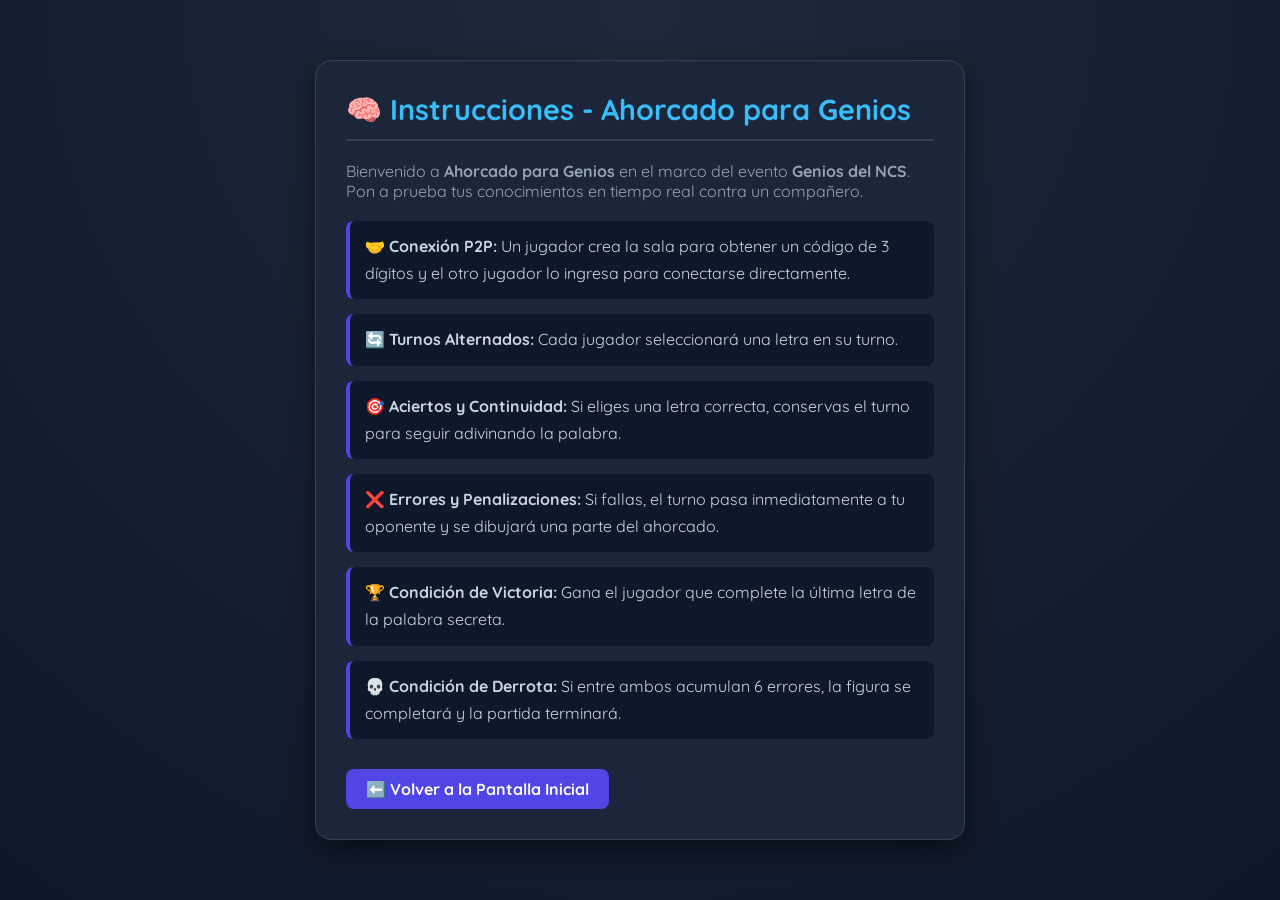
<file: instrucciones.html>
<!DOCTYPE html>
<html lang="es">
<head>
    <meta charset="UTF-8">
    <meta name="viewport" content="width=device-width, initial-scale=1.0">
    <title>Instrucciones - Ahorcado para Genios</title>
    <link rel="stylesheet" href="style.css">
    <style>
        body {
            background-color: var(--bg-color, #0f172a);
            color: var(--text-main, #f8fafc);
            padding: 20px;
            display: flex;
            justify-content: center;
            align-items: center;
            min-height: 100vh;
        }
        .instructions-container {
            max-width: 650px;
            width: 100%;
            background: var(--card-bg, #1e293b);
            padding: 30px;
            border-radius: 16px;
            border: 1px solid var(--border-color, #334155);
            box-shadow: 0 10px 25px rgba(0,0,0,0.5);
        }
        .instructions-container h1 {
            color: #38bdf8;
            border-bottom: 2px solid #334155;
            padding-bottom: 12px;
            margin-bottom: 20px;
            font-size: 1.8rem;
        }
        .instructions-container ul {
            text-align: left;
            line-height: 1.7;
            color: #cbd5e1;
            font-size: 1rem;
            list-style-type: none;
            padding-left: 0;
        }
        .instructions-container li {
            margin-bottom: 15px;
            background: #0f172a;
            padding: 12px 15px;
            border-radius: 8px;
            border-left: 4px solid #4f46e5;
        }
        .btn-back {
            display: inline-block;
            margin-top: 15px;
            padding: 10px 20px;
            background-color: #4f46e5;
            color: white;
            text-decoration: none;
            border-radius: 8px;
            font-weight: bold;
            transition: background 0.2s;
        }
        .btn-back:hover {
            background-color: #4338ca;
        }
    </style>
</head>
<body>

    <div class="instructions-container">
        <h1>🧠 Instrucciones - Ahorcado para Genios</h1>
        
        <p style="margin-bottom: 20px; color: #94a3b8;">
            Bienvenido a <strong>Ahorcado para Genios</strong> en el marco del evento <strong>Genios del NCS</strong>. Pon a prueba tus conocimientos en tiempo real contra un compañero.
        </p>

        <ul>
            <li>
                <strong>🤝 Conexión P2P:</strong> Un jugador crea la sala para obtener un código de 3 dígitos y el otro jugador lo ingresa para conectarse directamente.
            </li>
            <li>
                <strong>🔄 Turnos Alternados:</strong> Cada jugador seleccionará una letra en su turno.
            </li>
            <li>
                <strong>🎯 Aciertos y Continuidad:</strong> Si eliges una letra correcta, conservas el turno para seguir adivinando la palabra.
            </li>
            <li>
                <strong>❌ Errores y Penalizaciones:</strong> Si fallas, el turno pasa inmediatamente a tu oponente y se dibujará una parte del ahorcado.
            </li>
            <li>
                <strong>🏆 Condición de Victoria:</strong> Gana el jugador que complete la última letra de la palabra secreta.
            </li>
            <li>
                <strong>💀 Condición de Derrota:</strong> Si entre ambos acumulan 6 errores, la figura se completará y la partida terminará.
            </li>
        </ul>

        <a href="index.html" class="btn-back">⬅️ Volver a la Pantalla Inicial</a>
    </div>

</body>
</html>
</file>
<file: style.css>
/* Archivo: style.css - Estilo Talent Show I.E. Narciso Cabal Salcedo */
@import url('https://fonts.googleapis.com/css2?family=Fredoka:wght@500;600;700&family=Quicksand:wght@600;700&display=swap');

:root {
    --bg-color: #0d1b2a;
    --card-bg: #1b263b;
    --primary-color: #f59e0b;
    --primary-hover: #d97706;
    --success-color: #10b981;
    --text-main: #f8fafc;
    --text-sub: #cbd5e1;
    --border-color: #334155;
    --bee-yellow: #facc15;
    --accent-green: #22c55e;
}

* {
    box-sizing: border-box;
    margin: 0;
    padding: 0;
    font-family: 'Quicksand', 'Segoe UI', Tahoma, sans-serif;
}

body {
    background: radial-gradient(circle at top, #1e293b 0%, #0f172a 100%);
    color: var(--text-main);
    min-height: 100vh;
    display: flex;
    justify-content: center;
    align-items: center;
    padding: 15px;
}

.game-container {
    width: 100%;
    max-width: 800px;
    display: flex;
    flex-direction: column;
    gap: 15px;
}

/* Identidad Escolar y Evento */
.school-identity {
    display: flex;
    flex-direction: column;
    align-items: center;
    gap: 4px;
    margin-bottom: 6px;
}

.school-name {
    font-family: 'Fredoka', sans-serif;
    font-size: 0.95rem;
    font-weight: 700;
    color: var(--text-sub);
    letter-spacing: 1.5px;
    text-transform: uppercase;
}

.event-badge {
    background: linear-gradient(90deg, #f59e0b, #eab308);
    color: #0f172a;
    font-family: 'Fredoka', sans-serif;
    font-size: 0.8rem;
    font-weight: 700;
    padding: 3px 12px;
    border-radius: 20px;
    box-shadow: 0 2px 6px rgba(245, 158, 11, 0.4);
    letter-spacing: 1px;
}

/* Barra Superior */
.header-bar {
    text-align: center;
    background: linear-gradient(135deg, #1e293b 0%, #0f172a 100%);
    padding: 20px;
    padding-right: 90px;
    border-radius: 18px;
    border: 2px solid var(--bee-yellow);
    box-shadow: 0 8px 20px rgba(0,0,0,0.4);
    position: relative;
    overflow: hidden;
}

.header-bar::after {
    content: "";
    position: absolute;
    right: 15px;
    top: 50%;
    transform: translateY(-50%);
    width: 75px;
    height: 75px;
    background: url('bee.png') no-repeat center center/contain;
    filter: drop-shadow(0 4px 6px rgba(0,0,0,0.4));
}

.header-bar h1 {
    font-family: 'Fredoka', sans-serif;
    color: var(--bee-yellow);
    font-size: 1.9rem;
    letter-spacing: 1px;
    text-shadow: 0 2px 4px rgba(0,0,0,0.5);
}

.status-bar {
    margin-top: 8px;
    font-size: 1rem;
    color: #38bdf8;
    font-weight: 700;
}

/* Tarjetas de Contenido */
.card {
    background: var(--card-bg);
    padding: 20px;
    border-radius: 16px;
    border: 1px solid var(--border-color);
    box-shadow: 0 6px 16px rgba(0,0,0,0.3);
    text-align: center;
}

.hint-card h2 {
    font-size: 1.1rem;
    color: var(--text-sub);
    margin-bottom: 10px;
}

.math-container {
    font-size: 1.4rem;
    padding: 12px;
    background: #0f172a;
    border-radius: 10px;
    border: 1px solid var(--border-color);
    min-height: 50px;
    display: flex;
    justify-content: center;
    align-items: center;
    color: var(--bee-yellow);
}

/* Casillas de la Palabra */
.word-display {
    display: flex;
    justify-content: center;
    gap: 12px;
    flex-wrap: wrap;
    min-height: 65px;
    align-items: center;
}

.letter-box {
    width: 48px;
    height: 58px;
    background: #0f172a;
    border: 2px solid var(--border-color);
    border-bottom: 5px solid var(--bee-yellow);
    border-radius: 10px;
    font-family: 'Fredoka', sans-serif;
    font-size: 2rem;
    font-weight: bold;
    color: #ffffff;
    display: flex;
    justify-content: center;
    align-items: center;
    text-transform: uppercase;
    box-shadow: 0 4px 8px rgba(0,0,0,0.3);
}

/* Teclado Virtual */
.keyboard-grid {
    display: grid;
    grid-template-columns: repeat(auto-fit, minmax(42px, 1fr));
    gap: 8px;
    max-width: 680px;
    margin: 0 auto;
}

.key-btn {
    padding: 12px 0;
    font-family: 'Fredoka', sans-serif;
    font-size: 1.2rem;
    font-weight: 600;
    background: #334155;
    color: var(--text-main);
    border: none;
    border-radius: 8px;
    cursor: pointer;
    box-shadow: 0 4px 0 #1e293b;
    transition: all 0.15s ease;
}

.key-btn:hover:not(:disabled) {
    background: var(--bee-yellow);
    color: #0f172a;
    transform: translateY(-2px);
    box-shadow: 0 6px 0 #d97706;
}

.key-btn:active:not(:disabled) {
    transform: translateY(2px);
    box-shadow: none;
}

.key-btn:disabled {
    opacity: 0.25;
    background: #1e293b;
    box-shadow: none;
    cursor: not-allowed;
}

/* Contenedor del Canvas */
.canvas-container {
    display: flex;
    justify-content: center;
    align-items: center;
    margin: 10px auto;
    width: 100%;
}

#hangman-canvas {
    background-color: #ffffff;
    border: 3px solid var(--bee-yellow);
    border-radius: 16px;
    box-shadow: 0 8px 16px rgba(0,0,0,0.4);
}

/* --- MODAL Y LOBBY --- */
.modal {
    position: fixed;
    top: 0;
    left: 0;
    width: 100%;
    height: 100%;
    background-color: rgba(13, 27, 42, 0.92);
    backdrop-filter: blur(5px);
    display: flex;
    justify-content: center;
    align-items: center;
    z-index: 1000;
}

.modal.modal-hidden,
.modal-hidden,
.hidden {
    display: none !important;
}

.modal-content {
    background: #ffffff;
    color: #0f172a;
    width: 90%;
    max-width: 520px;
    padding: 30px;
    border-radius: 24px;
    border: 4px solid var(--bee-yellow);
    box-shadow: 0 20px 40px rgba(0,0,0,0.6);
    position: relative;
}

.modal-header {
    text-align: center;
    margin-bottom: 20px;
}

.modal-logo-container {
    display: flex;
    justify-content: center;
    margin-bottom: 8px;
}

.modal-mascot {
    width: 90px;
    height: 90px;
    object-fit: contain;
    filter: drop-shadow(0 4px 8px rgba(0,0,0,0.2));
    animation: floatMascot 3s ease-in-out infinite;
}

@keyframes floatMascot {
    0%, 100% { transform: translateY(0px); }
    50% { transform: translateY(-6px); }
}

.modal-header h2 {
    font-family: 'Fredoka', sans-serif;
    color: #0f172a;
    font-size: 1.8rem;
    margin-top: 8px;
}

.badge {
    background: #fef3c7;
    color: #b45309;
    padding: 6px 14px;
    border-radius: 20px;
    font-size: 0.85rem;
    font-weight: 700;
}

.form-group {
    display: flex;
    flex-direction: column;
    gap: 6px;
    margin-bottom: 18px;
}

.form-group label {
    font-weight: 700;
    font-size: 0.95rem;
    color: #334155;
}

.form-group input {
    padding: 12px;
    border: 2px solid #cbd5e1;
    border-radius: 12px;
    font-size: 1.05rem;
    font-weight: 600;
    outline: none;
    transition: border-color 0.2s;
}

.form-group input:focus {
    border-color: var(--primary-color);
}

.divider {
    border: 0;
    height: 2px;
    background: #e2e8f0;
    margin: 20px 0;
}

.section-title {
    text-align: center;
    font-size: 0.85rem;
    font-weight: 800;
    color: #64748b;
    letter-spacing: 1px;
    margin-bottom: 15px;
}

.lobby-options {
    display: flex;
    flex-direction: column;
    gap: 16px;
}

.option-card {
    background: #f8fafc;
    border: 2px solid #e2e8f0;
    padding: 18px;
    border-radius: 16px;
}

.option-header-title {
    display: flex;
    align-items: center;
    gap: 10px;
    margin-bottom: 6px;
}

.option-header-title h3 {
    font-family: 'Fredoka', sans-serif;
    font-size: 1.2rem;
    color: #1e293b;
}

.option-card p {
    font-size: 0.9rem;
    color: #64748b;
    margin-bottom: 12px;
}

.btn {
    padding: 12px 20px;
    border: none;
    border-radius: 12px;
    font-family: 'Fredoka', sans-serif;
    font-size: 1rem;
    cursor: pointer;
    transition: all 0.2s;
}

.btn-primary {
    background: var(--primary-color);
    color: #ffffff;
    width: 100%;
    box-shadow: 0 4px 0 #b45309;
}

.btn-primary:hover {
    background: var(--primary-hover);
    transform: translateY(-2px);
}

.btn-secondary {
    background: #e2e8f0;
    color: #334155;
    font-weight: 700;
}

.btn-success {
    background: var(--accent-green);
    color: white;
    box-shadow: 0 4px 0 #15803d;
}

.btn-success:hover {
    background: #16a34a;
    transform: translateY(-2px);
}

.host-code-box {
    margin-top: 12px;
    background: #fef3c7;
    border: 2px dashed #f59e0b;
    padding: 12px;
    border-radius: 12px;
    text-align: center;
}

.code-box {
    font-family: 'Fredoka', sans-serif;
    font-size: 2.2rem;
    color: #b45309;
    letter-spacing: 4px;
}

.status-msg {
    margin-top: 8px;
    font-weight: 700;
    color: #15803d;
    font-size: 0.95rem;
}

.join-input-group {
    display: flex;
    gap: 10px;
}

.join-input-group input {
    flex: 1;
    padding: 10px;
    border: 2px solid #cbd5e1;
    border-radius: 10px;
    text-align: center;
    font-size: 1.2rem;
    font-weight: bold;
}
</file>
